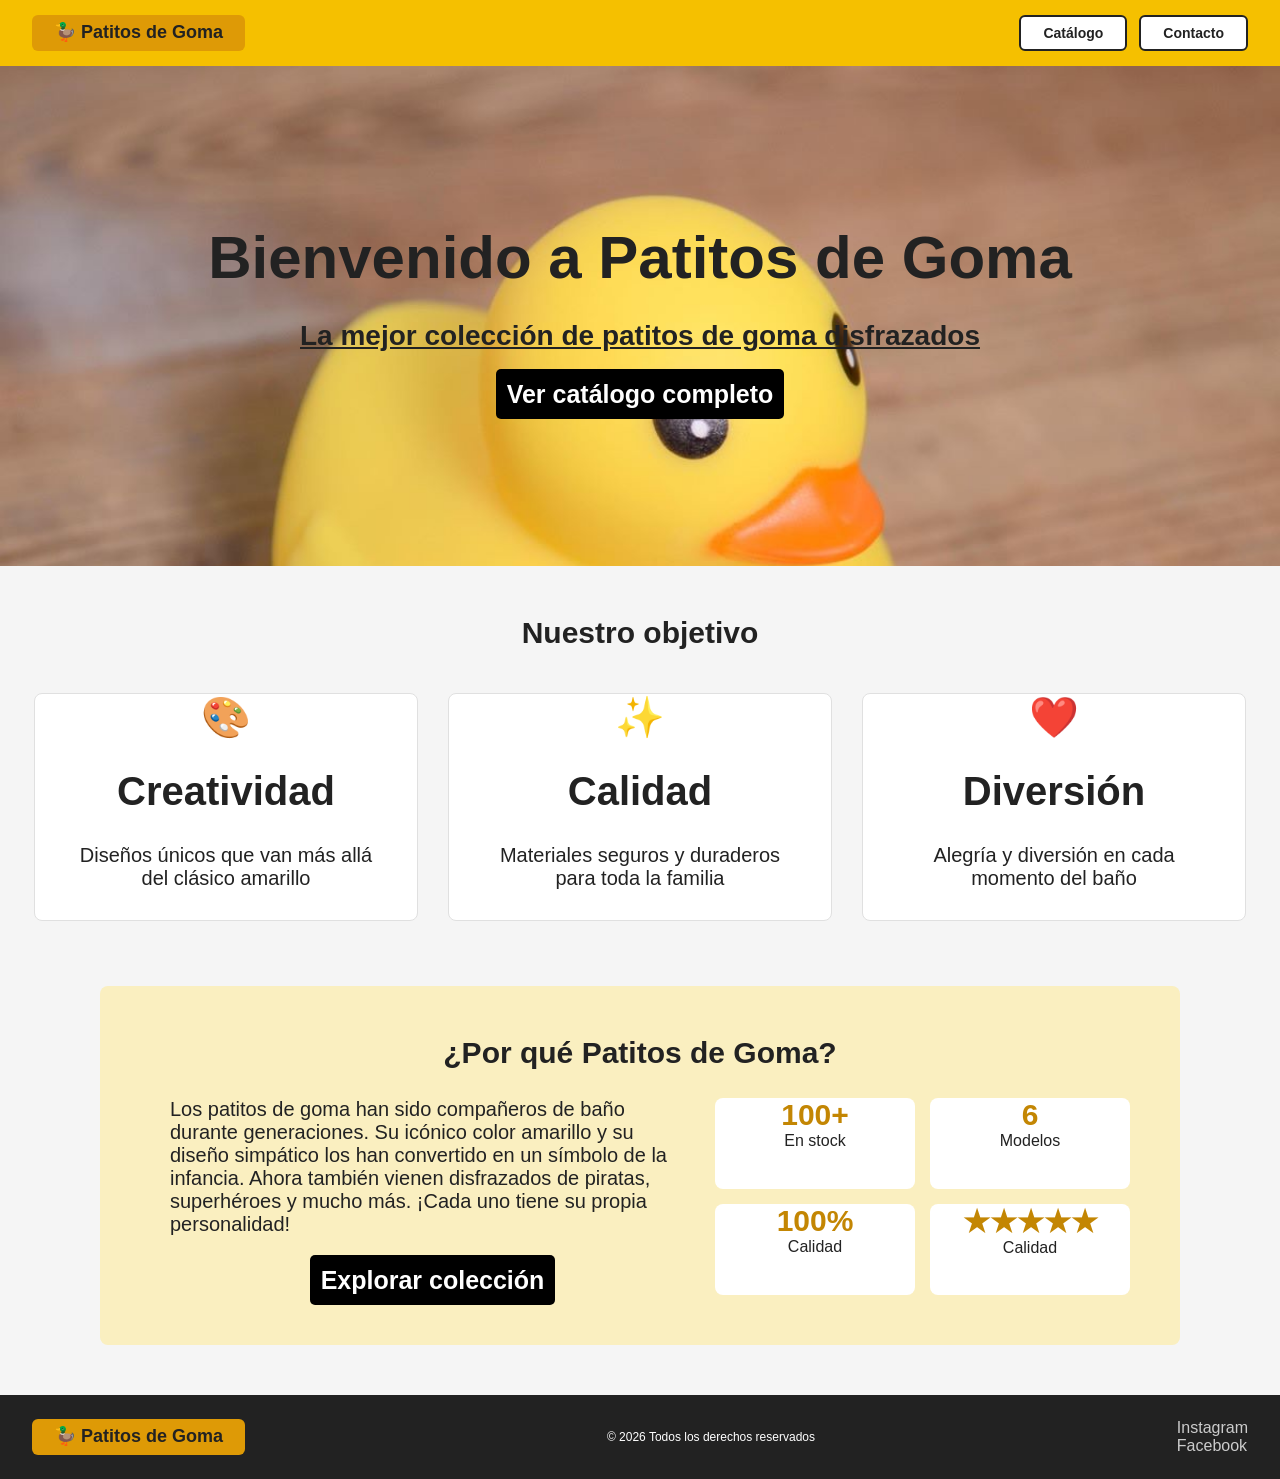
<file: html/index.html>
<!DOCTYPE html>
<html lang="es">
<head>
  <meta charset="UTF-8" />
  <title>Patitos de Goma - Tu tienda de confianza</title>
  <link rel="stylesheet" href="/css/style.css" />
</head>
<body>
    <header>
            <div class="home">
                <a href="/html/index.html">
                    <h1>
                    🦆 Patitos de Goma
                    </h1>
                </a>
            </div>
        <nav>
            <a href="/html/catalogo.html" class="boton-nav">
                Catálogo
            </a>
            <a href="/html/contacto.html" class="boton-nav">
                Contacto
            </a>
        </nav>
    </header>
    <main id="landing">
        <section class="inicio">
            <h1 class="title">
                Bienvenido a Patitos de Goma
            </h1>
            <h2 class="subtitle">
                La mejor colección de patitos de goma disfrazados
            </h2>
            <a class="boton1" href="/html/catalogo.html">
                Ver catálogo completo
            </a>
        </section>
        <section id="objetivo">
            <h1 class="title2">
                Nuestro objetivo
            </h1>
            <div class="objetivos-contenedor">
                <div class="objetivos">
                    <h1 class="emoji">
                        🎨
                    </h1>
                    <h1>
                        Creatividad
                    </h1>
                    <p>
                        Diseños únicos que van más allá del clásico amarillo
                    </p>
                </div>
                <div class="objetivos">
                    <h1 class="emoji">
                        ✨
                    </h1>
                    <h1>
                        Calidad
                    </h1>
                    <p>
                        Materiales seguros y duraderos para toda la familia
                    </p>
                </div>
                <div class="objetivos">
                    <h1 class="emoji">
                        ❤️
                    </h1>
                    <h1>
                        Diversión
                    </h1>
                    <p>
                        Alegría y diversión en cada momento del baño
                    </p>
                </div>
            </div>
        </section>
        <section class="porque">
            <h1 class="title2">
                ¿Por qué Patitos de Goma?
            </h1>
            <div class="porque-contenedor">
                <div class="porque-texto">
                    <p>
                        Los patitos de goma han sido compañeros de baño durante generaciones. Su icónico color amarillo y su diseño simpático los han convertido en un símbolo de la infancia. Ahora también vienen disfrazados de piratas, superhéroes y mucho más. ¡Cada uno tiene su propia personalidad!
                    </p>
                    <a class="boton1" href="/html/catalogo.html">
                        Explorar colección
                    </a>
                </div>
                <div class="porque-numeros">
                    <div class="numeros-contenedor">
                        <h1 class="numeros">
                            100+
                        </h1>
                        <p>
                            En stock
                        </p>
                    </div>
                    <div class="numeros-contenedor">
                        <h1 class="numeros">
                            6
                        </h1>
                        <p>
                            Modelos
                        </p>
                    </div>
                    <div class="numeros-contenedor">
                        <h1 class="numeros">
                            100%
                        </h1>
                        <p>
                            Calidad
                        </p>
                    </div>
                    <div class="numeros-contenedor">
                        <h1 class="numeros">
                            ★★★★★
                        </h1>
                        <p>
                            Calidad
                        </p>
                    </div>
                </div>
            </div>
        </section>
    </main>
    <footer>
        <div href="#" class="home">
            <a href="/html/index.html">
                <h1>
                    🦆 Patitos de Goma
                </h1>
            </a>
        </div>
        <p>
            © 2026 Todos los derechos reservados
        </p>
        <div>
            <a href="#" aria-label="Instagram" class="boton-nav">
                Instagram
            </a>
            <a href="#" aria-label="Facebook" class="boton-nav">
                Facebook
            </a>
        </div>
    </footer>
</body>
</file>
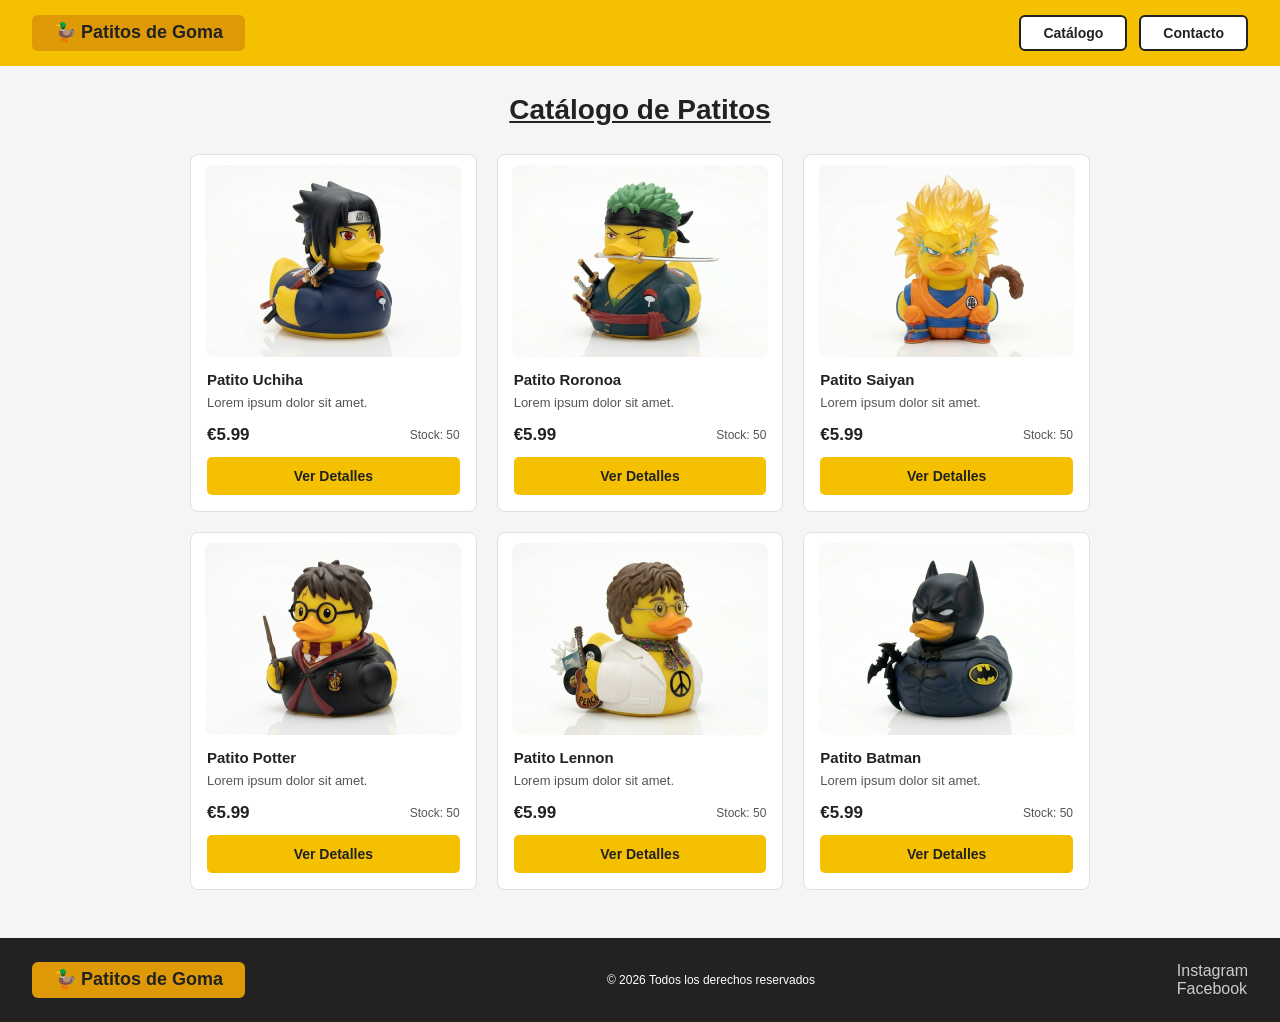
<file: html/catalogo.html>
<!DOCTYPE html>
<html lang="es">
<head>
  <meta charset="UTF-8" />
  <title>Patitos de Goma - Tu tienda de confianza</title>
  <link rel="stylesheet" href="/css/style.css" />
</head>
<body>
    <header>
            <div class="home">
                <a href="/html/index.html">
                    <h1>
                    🦆 Patitos de Goma
                    </h1>
                </a>
            </div>
        <nav>
            <a href="/html/catalogo.html" class="boton-nav">
                Catálogo
            </a>
            <a href="/html/contacto.html" class="boton-nav">
                Contacto
            </a>
        </nav>
    </header>
    <main>
        <h2>Catálogo de Patitos</h2>
        <div class="catalogo">
            <div class="tarjeta">
                    <img src="/assets/imgs/uchiha.jpeg">
                <div class="tarjeta-texto">
                    <h3>
                        Patito Uchiha
                    </h3>
                    <p>
                        Lorem ipsum dolor sit amet.
                    </p>
                    <div class="tarjeta-meta">
                        <span class="tarjeta-precio">
                            €5.99
                        </span>
                        <span class="tarjeta-stock">
                            Stock: 50
                        </span>
                    </div>
                        <a href="/html/detalle.html" class="detalles">
                            Ver Detalles
                        </a>
                    </div>
            </div>
            <div class="tarjeta">
                    <img src="/assets/imgs/roronoa.jpeg">
                <div class="tarjeta-texto">
                    <h3>
                        Patito Roronoa
                    </h3>
                    <p>
                        Lorem ipsum dolor sit amet.
                    </p>
                    <div class="tarjeta-meta">
                        <span class="tarjeta-precio">
                            €5.99
                        </span>
                        <span class="tarjeta-stock">
                            Stock: 50
                        </span>
                    </div>
                        <a href="/html/detalle.html" class="detalles">
                            Ver Detalles
                        </a>
                    </div>
            </div>
            <div class="tarjeta">
                    <img src="/assets/imgs/saiyan.jpeg">
                <div class="tarjeta-texto">
                    <h3>
                        Patito Saiyan
                    </h3>
                    <p>
                        Lorem ipsum dolor sit amet.
                    </p>
                    <div class="tarjeta-meta">
                        <span class="tarjeta-precio">
                            €5.99
                        </span>
                        <span class="tarjeta-stock">
                            Stock: 50
                        </span>
                    </div>
                        <a href="/html/detalle.html" class="detalles">
                            Ver Detalles
                        </a>
                    </div>
            </div>
            <div class="tarjeta">
                    <img src="/assets/imgs/potter.jpeg">
                <div class="tarjeta-texto">
                    <h3>
                        Patito Potter
                    </h3>
                    <p>
                        Lorem ipsum dolor sit amet.
                    </p>
                    <div class="tarjeta-meta">
                        <span class="tarjeta-precio">
                            €5.99
                        </span>
                        <span class="tarjeta-stock">
                            Stock: 50
                        </span>
                    </div>
                        <a href="/html/detalle.html" class="detalles">
                            Ver Detalles
                        </a>
                    </div>
            </div>
            <div class="tarjeta">
                    <img src="/assets/imgs/lennon.jpeg">
                <div class="tarjeta-texto">
                    <h3>
                        Patito Lennon
                    </h3>
                    <p>
                        Lorem ipsum dolor sit amet.
                    </p>
                    <div class="tarjeta-meta">
                        <span class="tarjeta-precio">
                            €5.99
                        </span>
                        <span class="tarjeta-stock">
                            Stock: 50
                        </span>
                    </div>
                        <a href="/html/detalle.html" class="detalles">
                            Ver Detalles
                        </a>
                    </div>
            </div>
            <div class="tarjeta">
                    <img src="/assets/imgs/batman.jpeg">
                <div class="tarjeta-texto">
                    <h3>
                        Patito Batman
                    </h3>
                    <p>
                        Lorem ipsum dolor sit amet.
                    </p>
                    <div class="tarjeta-meta">
                        <span class="tarjeta-precio">
                            €5.99
                        </span>
                        <span class="tarjeta-stock">
                            Stock: 50
                        </span>
                    </div>
                        <a href="/html/detalle.html" class="detalles">
                            Ver Detalles
                        </a>
                    </div>
            </div>
    </main>
    <footer>
        <div href="#" class="home">
            <a href="/html/index.html">
                <h1>
                    🦆 Patitos de Goma
                </h1>
            </a>
        </div>
        <p>
            © 2026 Todos los derechos reservados
        </p>
        <div>
            <a href="#" aria-label="Instagram" class="boton-nav">
                Instagram
            </a>
            <a href="#" aria-label="Facebook" class="boton-nav">
                Facebook
            </a>
        </div>
    </footer>
</body>
</file>
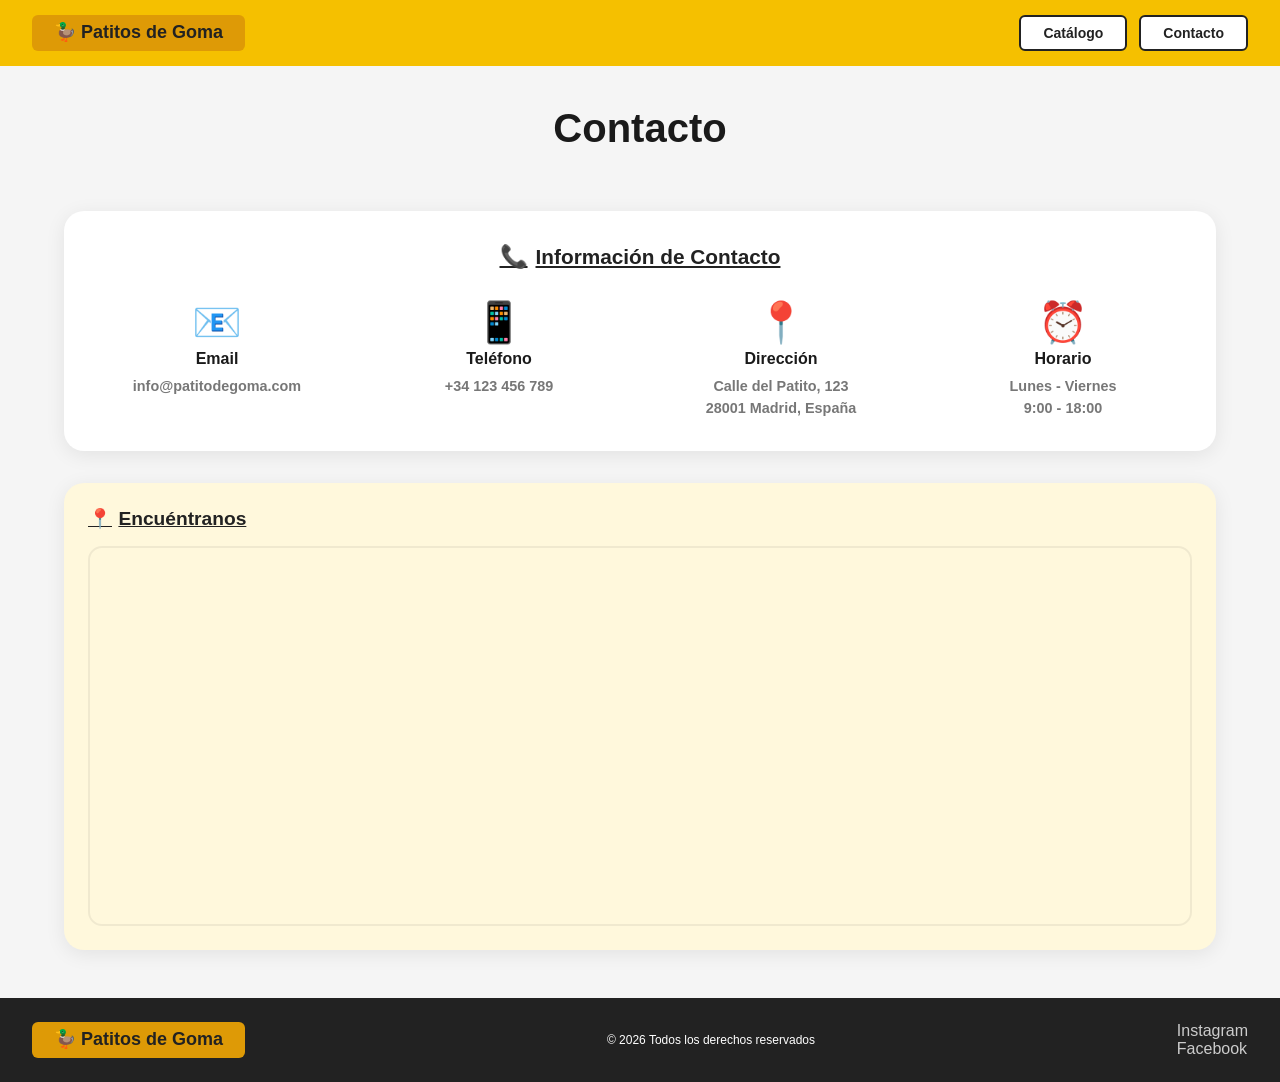
<file: html/contacto.html>
<!DOCTYPE html>
<html lang="es">
<head>
  <meta charset="UTF-8" />
  <title>Patitos de Goma - Tu tienda de confianza</title>
  <link rel="stylesheet" href="/css/style.css" />
</head>
<body>
    <header>
            <div class="home">
                <a href="/html/index.html">
                    <h1>
                    🦆 Patitos de Goma
                    </h1>
                </a>
            </div>
        <nav>
            <a href="/html/catalogo.html" class="boton-nav">
                Catálogo
            </a>
            <a href="/html/contacto.html" class="boton-nav">
                Contacto
            </a>
        </nav>
    </header>
    <main class="main">
        <h1 class="page-title">Contacto</h1>
        <section class="info-card">
            <h2 class="info-card__heading">
                <span class="info-card__icon">📞</span>
                Información de Contacto
            </h2>
            <div class="info-grid">
                <div class="info-item">
                <span class="info-item__emoji">📧</span>
                <h3 class="info-item__label">Email</h3>
                <p class="info-item__value">info@patitodegoma.com</p>
                </div>

                <div class="info-item">
                <span class="info-item__emoji">📱</span>
                <h3 class="info-item__label">Teléfono</h3>
                <p class="info-item__value">+34 123 456 789</p>
                </div>

                <div class="info-item">
                <span class="info-item__emoji">📍</span>
                <h3 class="info-item__label">Dirección</h3>
                <p class="info-item__value">Calle del Patito, 123<br>28001 Madrid, España</p>
                </div>

                <div class="info-item">
                <span class="info-item__emoji">⏰</span>
                <h3 class="info-item__label">Horario</h3>
                <p class="info-item__value">Lunes - Viernes<br>9:00 - 18:00</p>
                </div>
            </div>
        </section>
        <section class="map-section">
            <h2 class="map-section__heading">
                <span>📍</span> Encuéntranos
            </h2>
            <div class="map-wrapper">
                <iframe
                title="Ubicación Patitos de Goma"
                src="https://www.google.com/maps/embed?pb=!1m18!1m12!1m3!1d3036.4!2d-3.6826!3d40.4168!2m3!1f0!2f0!3f0!3m2!1i1024!2i768!4f13.1!3m3!1m2!1s0xd42287d3a7ac4f7%3A0x1c50b8e21b23cf28!2sMadrid%2C%20España!5e0!3m2!1ses!2ses!4v1700000000000"
                width="100%"
                height="100%"
                style="border:0;"
                allowfullscreen=""
                loading="lazy"
                referrerpolicy="no-referrer-when-downgrade">
                </iframe>
            </div>
        </section>
    </main>
    <footer>
        <div href="#" class="home">
            <a href="/html/index.html">
                <h1>
                    🦆 Patitos de Goma
                </h1>
            </a>
        </div>
        <p>
            © 2026 Todos los derechos reservados
        </p>
        <div>
            <a href="#" aria-label="Instagram" class="boton-nav">
                Instagram
            </a>
            <a href="#" aria-label="Facebook" class="boton-nav">
                Facebook
            </a>
        </div>
    </footer>
</body>
</file>
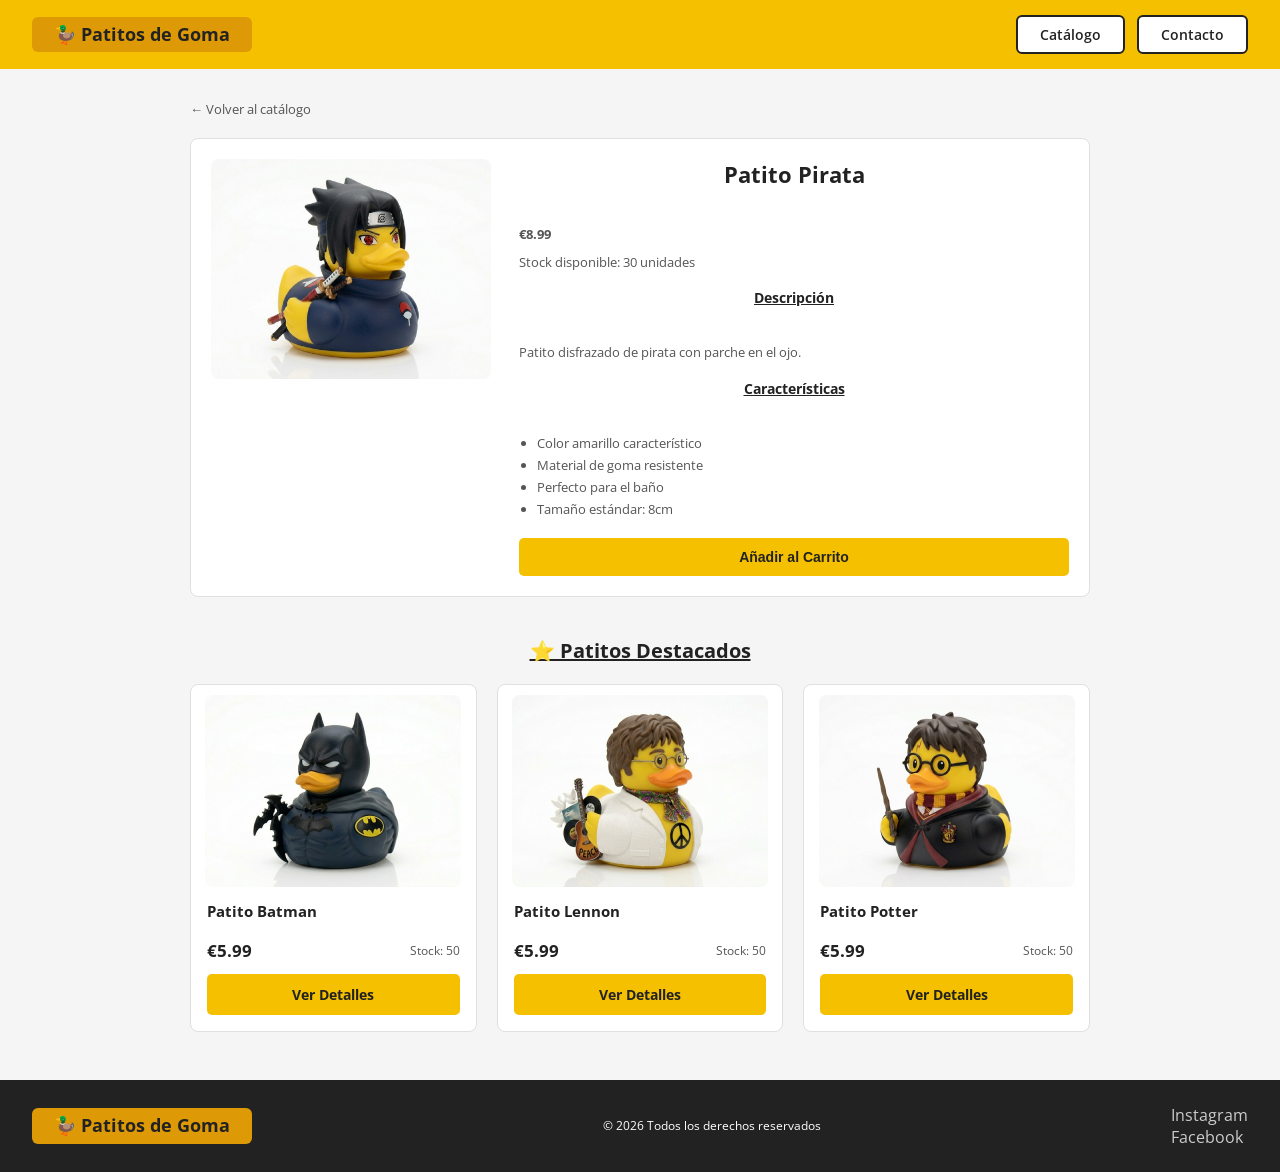
<file: html/detalle.html>
<!DOCTYPE html>
<html lang="es">
<head>
  <meta charset="UTF-8" />
  <meta name="viewport" content="width=device-width, initial-scale=1.0"/>
  <title>Patito Pirata – Patitos de Goma</title>
  <link href="https://fonts.googleapis.com/css2?family=Open+Sans:wght@400;600;700&display=swap" rel="stylesheet"/>
  <link rel="stylesheet" href="/css/style.css">
</head>
<body>
<header>
            <div class="home">
                <a href="/html/index.html">
                    <h1>
                    🦆 Patitos de Goma
                    </h1>
                </a>
            </div>
        <nav>
            <a href="/html/catalogo.html" class="boton-nav">
                Catálogo
            </a>
            <a href="/html/contacto.html" class="boton-nav">
                Contacto
            </a>
        </nav>
    </header>
  <main>

    <a href="/html/catalogo.html" class="back-link">← Volver al catálogo</a>

    <section class="producto">
      <img src="/assets/imgs/uchiha.jpeg" alt="Patito Pirata" />
      <div class="producto-info">
        <h1>Patito Pirata</h1>
        <p class="producto-precio">€8.99</p>
        <p class="producto-stock">Stock disponible: 30 unidades</p>

        <h2>Descripción</h2>
        <p>Patito disfrazado de pirata con parche en el ojo.</p>

        <h2>Características</h2>
        <ul>
          <li>Color amarillo característico</li>
          <li>Material de goma resistente</li>
          <li>Perfecto para el baño</li>
          <li>Tamaño estándar: 8cm</li>
        </ul>

        <button class="btn-carrito">Añadir al Carrito</button>
      </div>
    </section>

    <section class="destacados">
      <h2>⭐ Patitos Destacados</h2>
      <div class="catalogo">

        <div class="tarjeta">
          <img src="/assets/imgs/batman.jpeg" alt="Patito Batman"/>
          <div class="tarjeta-texto">
            <h3>Patito Batman</h3>
            <div class="tarjeta-meta">
              <span class="tarjeta-precio">€5.99</span>
              <span class="tarjeta-stock">Stock: 50</span>
            </div>
            <a href="#" class="detalles">Ver Detalles</a>
          </div>
        </div>

        <div class="tarjeta">
          <img src="/assets/imgs/lennon.jpeg" alt="Patito Lennon"/>
          <div class="tarjeta-texto">
            <h3>Patito Lennon</h3>
            <div class="tarjeta-meta">
              <span class="tarjeta-precio">€5.99</span>
              <span class="tarjeta-stock">Stock: 50</span>
            </div>
            <a href="#" class="detalles">Ver Detalles</a>
          </div>
        </div>

        <div class="tarjeta">
          <img src="/assets/imgs/potter.jpeg" alt="Patito Potter"/>
          <div class="tarjeta-texto">
            <h3>Patito Potter</h3>
            <div class="tarjeta-meta">
              <span class="tarjeta-precio">€5.99</span>
              <span class="tarjeta-stock">Stock: 50</span>
            </div>
            <a href="#" class="detalles">Ver Detalles</a>
          </div>
        </div>

      </div>
    </section>

  </main>

  <footer>
        <div href="#" class="home">
            <a href="/html/index.html">
                <h1>
                    🦆 Patitos de Goma
                </h1>
            </a>
        </div>
        <p>
            © 2026 Todos los derechos reservados
        </p>
        <div>
            <a href="#" aria-label="Instagram" class="boton-nav">
                Instagram
            </a>
            <a href="#" aria-label="Facebook" class="boton-nav">
                Facebook
            </a>
        </div>
    </footer>
</body>
</html>
</file>
<file: css/style.css>
body {
  font-family: 'Open Sans', sans-serif;
  background: #f5f5f5;
  color: #222;
}

.landingpage {
  margin: 0px;
}

header {
  background: #f5c000;
  display: flex;
  align-items: center;
  justify-content: space-between;
  padding: 10px 32px;
}

/*.home {
  width: 54px;
  height: 54px;
  border-radius: 50%;
  background: #c98a00;
  display: flex;
  align-items: center;
  justify-content: center;
  font-size: 28px;
  flex-shrink: 0;
}*/

.home a {
  display: inline-block;
  padding: 8px 22px;
  border-radius: 6px;
  background: #de9a06;
  color: #222;
  text-decoration: none;
  font-size: 14px;
  font-weight: 600;
  transition: background 0.15s;
}

.home a:hover {
  background: #c38603;
}

.home h1 {
  font-size: 18px;
  font-weight: 700;
  color: #222;
  line-height: 1.1;
}

.home p {
  font-size: 12px;
  color: #444;
}

nav {
  display: flex;
  gap: 8px;
}

nav a {
  display: inline-block;
  padding: 8px 22px;
  border: 2px solid #222;
  border-radius: 6px;
  background: #fff;
  color: #222;
  text-decoration: none;
  font-size: 14px;
  font-weight: 600;
  transition: background 0.15s;
}

nav a:hover {
  background: #f0f0f0;
}

footer {
  background: #222;
  color: #fff;
  padding: 1.4rem 2rem;
  display: flex;
  align-items: center;
  justify-content: space-between;
  gap: 1rem;
  flex-wrap: wrap;
}

.footer-social svg {
  width: 24px;
  height: 24px;
  fill: currentColor;
}

footer p {
  font-size: 12px;
  color: #fff;
}

footer a {
  color: #ccc;
  text-decoration: none;
  display: flex;
  align-items: center;
  transition: color 0.15s;
}

footer a:hover { color: #fff; }

.footer-social svg {
  width: 24px;
  height: 24px;
  fill: currentColor;
}

main {
  margin: 0 auto;
  padding: 36px 20px 48px;
}

main h1 {
  text-align: center;
  font-size: 60px;
  font-weight: 700;
  margin-bottom: 28px;
}

main h2 {
  text-align: center;
  font-size: 28px;
  font-weight: 700;
  margin-bottom: 28px;
  text-decoration: underline;
}

#landing {
  padding: 0px;
  margin: 0px;
  min-width: 100%;
  padding: 0px;
}

.inicio {
  width: 100%;
  height: 500px;
  margin: 0px;
  background-image: url(/assets/imgs/patodegoma.jpg);
  background-repeat: no-repeat;
  background-size: 100%;
  align-content: center;
  text-align: center;
}

.boton1 {
  width: 100%;
  padding: 11px;
  background: #000000;
  border: none;
  border-radius: 5px;
  font-size: 25px;
  font-weight: 700;
  color: #ffffff;
  text-align: center;
  cursor: pointer;
  text-decoration: none;
  transition: background 0.15s;
  margin: auto;
}

.boton1:hover {
  background: #353535;
}

.objetivos-contenedor {
  display: flex;
  justify-content: center;
}

.objetivos {
  background: #fff;
  border: 1px solid #e0e0e0;
  border-radius: 8px;
  overflow: hidden;
  text-align: center;
  max-width: 30%;
  margin: 15px;
}

.objetivos h1 {
  font-size: 40px;
}

.objetivos p {
  font-size: 20px;
  margin: 30px;
}

.emoji {
  font-size: 100px;
}

.porque {
  background: #faefc0;
  border-radius: 8px;
  text-align: center;
  margin-left: 100px;
  margin-right: 100px;
  padding: 20px;
  margin-bottom: 50px;
  margin-top: 50px;
  padding: 50px;
}

.porque h1 {
  margin-top: 0px;
}

.porque-contenedor {
  display: flex;
}

.porque-texto {
  margin-left: 20px;
  margin-right: 20px;
}

.porque-texto p {
  font-size: 20px;
  text-align: left;
  margin-bottom: 30px;
}

.porque-numeros {
  display: grid;
  text-align: center;
  justify-content: center;
  grid-template-columns: repeat(2, 1fr);
  gap: 15px;
}

.numeros-contenedor {
  background-color: white;
  border-radius: 8px;
  min-width: 200px;
}

.numeros {
  font-size: 30px;
  color: #c38603;
  margin: 0px;
}

.title2 {
  font-size: 30px;
  margin-top: 50px;
}

.catalogo {
  display: grid;
  grid-template-columns: repeat(3, 1fr);
  gap: 20px;
}

.tarjeta {
  background: #fff;
  border: 1px solid #e0e0e0;
  border-radius: 8px;
  display: flex;
  flex-direction: column;
  text-align: justify;
}

.tarjeta img {
  width: 90%;
  justify-self: center;
  border-radius: 8px;
  margin-top: 10px;
  display: block;
  align-self: center;
}

.tarjeta-texto {
  padding: 14px 16px 16px;
  display: flex;
  flex-direction: column;
  flex: 1;
}

.tarjeta-texto h3 {
  font-size: 15px;
  font-weight: 700;
  margin-bottom: 6px;
}

.tarjeta-texto p {
  font-size: 13px;
  color: #555;
  line-height: 1.45;
  flex: 1;
}

.tarjeta-meta {
  display: flex;
  justify-content: space-between;
  align-items: center;
  margin-top: 12px;
  margin-bottom: 12px;
}

.tarjeta-precio {
  font-size: 17px;
  font-weight: 700;
  color: #222;
}

.tarjeta-stock {
  font-size: 12px;
  color: #555;
}

.detalles {
  display: block;
  width: 100%;
  padding: 11px 0;
  background: #f5c000;
  border: none;
  border-radius: 5px;
  font-size: 14px;
  font-weight: 700;
  color: #222;
  text-align: center;
  cursor: pointer;
  text-decoration: none;
  transition: background 0.15s;
}

.detalles:hover {
  background: #e0aa00;
}

@media (max-width: 600px) {
    .catalogo {
  display: grid;
  grid-template-columns: repeat(1, 1fr);
  gap: 20px;
}
}

/* CONTACTO IKER */

/* ============================
   VARIABLES & RESET
   ============================ */
:root {
  --yellow:       #F5C200;
  --yellow-dark:  #E0AF00;
  --yellow-light: #FFF8DC;
  --white:        #ffffff;
  --gray-bg:      #f2f2f2;
  --gray-card:    #ffffff;
  --text-dark:    #1a1a1a;
  --text-mid:     #444444;
  --text-soft:    #777777;
  --footer-bg:    #1e2330;
  --footer-text:  #ffffff;
  --radius-sm:    8px;
  --radius-md:    14px;
  --radius-lg:    20px;
  --shadow-card:  0 4px 20px rgba(0,0,0,0.08);
  --font:         'Nunito', sans-serif;
  --nav-h:        70px;
}

*, *::before, *::after {
  box-sizing: border-box;
  margin: 0;
  padding: 0;
}

html {
  scroll-behavior: smooth;
}

body {
  font-family: var(--font);
  background: var(--gray-bg);
  color: var(--text-dark);
  min-height: 100vh;
  display: flex;
  flex-direction: column;
}

img {
  max-width: 100%;
  display: block;
}

/* ============================
   NAVBAR
   ============================ */
.navbar {
  position: sticky;
  top: 0;
  z-index: 100;
  display: flex;
  align-items: center;
  gap: 1rem;
  background: var(--yellow);
  padding: 0 2rem;
  height: var(--nav-h);
  box-shadow: 0 2px 8px rgba(0,0,0,0.12);
}

/* Brand */
.navbar__brand {
  display: flex;
  align-items: center;
  gap: 0.75rem;
  flex: 1;
  min-width: 0;
}

.navbar__logo {
  position: relative;
  width: 48px;
  height: 48px;
  border-radius: 50%;
  overflow: hidden;
  background: var(--white);
  flex-shrink: 0;
  display: flex;
  align-items: center;
  justify-content: center;
}

.navbar__logo img {
  width: 100%;
  height: 100%;
  object-fit: cover;
}

.navbar__logo-emoji {
  font-size: 1.8rem;
  line-height: 1;
  /* shown as fallback when image loads */
}

.navbar__logo img + .navbar__logo-emoji {
  display: none;
}

.navbar__title {
  display: flex;
  flex-direction: column;
  min-width: 0;
}

.navbar__name {
  font-size: 1.2rem;
  font-weight: 800;
  color: var(--text-dark);
  white-space: nowrap;
  overflow: hidden;
  text-overflow: ellipsis;
}

.navbar__tagline {
  font-size: 0.75rem;
  font-weight: 600;
  color: var(--text-mid);
}

/* Nav links */
.navbar__nav {
  display: flex;
  align-items: center;
  gap: 0.5rem;
}

.navbar__link {
  text-decoration: none;
  font-weight: 700;
  font-size: 0.95rem;
  color: var(--text-dark);
  background: var(--white);
  border: 2px solid var(--white);
  border-radius: var(--radius-sm);
  padding: 0.45rem 1.1rem;
  transition: background 0.2s, color 0.2s, border-color 0.2s;
  white-space: nowrap;
}

.navbar__link:hover {
  background: var(--yellow-dark);
  border-color: var(--yellow-dark);
  color: var(--white);
}

.navbar__link--active {
  background: var(--text-dark);
  color: var(--white);
  border-color: var(--text-dark);
}

/* Hamburger (hidden on desktop) */
.nav-toggle {
  display: none;
}

.nav-hamburger {
  display: none;
  flex-direction: column;
  justify-content: center;
  gap: 5px;
  cursor: pointer;
  padding: 6px;
  flex-shrink: 0;
}

.nav-hamburger span {
  display: block;
  width: 24px;
  height: 2.5px;
  background: var(--text-dark);
  border-radius: 2px;
  transition: transform 0.3s, opacity 0.3s;
}

/* ============================
   MAIN
   ============================ */
.main {
  flex: 1;
  width: 100%;
  max-width: 1200px;
  margin: 0 auto;
  padding: 2.5rem 1.5rem 3rem;
  display: flex;
  flex-direction: column;
  gap: 2rem;
}

/* Page title */
.page-title {
  font-size: clamp(1.8rem, 4vw, 2.5rem);
  font-weight: 800;
  text-align: center;
  color: var(--text-dark);
}

/* ============================
   INFO CARD
   ============================ */
.info-card {
  background: var(--gray-card);
  border-radius: var(--radius-lg);
  box-shadow: var(--shadow-card);
  padding: 2rem 1.5rem;
}

.info-card__heading {
  font-size: 1.3rem;
  font-weight: 800;
  text-align: center;
  margin-bottom: 2rem;
  display: flex;
  align-items: center;
  justify-content: center;
  gap: 0.5rem;
}

.info-card__icon {
  font-size: 1.4rem;
}

/* Info grid — 4 columns on desktop */
.info-grid {
  display: grid;
  grid-template-columns: repeat(4, 1fr);
  gap: 1.5rem;
}

.info-item {
  display: flex;
  flex-direction: column;
  align-items: center;
  text-align: center;
  gap: 0.5rem;
}

.info-item__emoji {
  font-size: 2.5rem;
  line-height: 1;
}

.info-item__label {
  font-size: 1rem;
  font-weight: 700;
  color: var(--text-dark);
}

.info-item__value {
  font-size: 0.9rem;
  font-weight: 600;
  color: var(--text-soft);
  line-height: 1.5;
}

/* ============================
   MAP SECTION
   ============================ */
.map-section {
  background: var(--yellow-light);
  border-radius: var(--radius-lg);
  box-shadow: var(--shadow-card);
  padding: 1.5rem;
}

.map-section__heading {
  font-size: 1.2rem;
  font-weight: 800;
  margin-bottom: 1rem;
  display: flex;
  align-items: center;
  gap: 0.4rem;
}

.map-wrapper {
  width: 100%;
  height: 380px;
  border-radius: var(--radius-md);
  overflow: hidden;
  border: 2px solid rgba(0,0,0,0.06);
}

.map-wrapper iframe {
  width: 100%;
  height: 100%;
  border: none;
  display: block;
}

/* ============================
   FOOTER
   ============================ */
.footer {
  background: var(--footer-bg);
  color: var(--footer-text);
  padding: 1.4rem 2rem;
  display: flex;
  align-items: center;
  justify-content: space-between;
  gap: 1rem;
  flex-wrap: wrap;
}

.footer__brand {
  display: flex;
  align-items: center;
  gap: 0.75rem;
}

.footer__emoji {
  font-size: 2.2rem;
  background: var(--yellow);
  border-radius: 50%;
  width: 48px;
  height: 48px;
  display: flex;
  align-items: center;
  justify-content: center;
  flex-shrink: 0;
}

.footer__name {
  font-weight: 800;
  font-size: 1rem;
}

.footer__copy {
  font-size: 0.75rem;
  color: rgba(255,255,255,0.55);
}

.footer__social {
  display: flex;
  gap: 0.6rem;
}

.footer__social-link {
  display: flex;
  align-items: center;
  justify-content: center;
  width: 40px;
  height: 40px;
  border-radius: 50%;
  background: rgba(255,255,255,0.12);
  color: var(--white);
  font-size: 1.1rem;
  text-decoration: none;
  transition: background 0.2s, transform 0.2s;
}

.footer__social-link:hover {
  background: var(--yellow);
  color: var(--text-dark);
  transform: translateY(-2px);
}

/* ============================
   RESPONSIVE — TABLET (≤768px)
   ============================ */
@media (max-width: 768px) {

  /* Navbar: show hamburger, hide nav links by default */
  .nav-hamburger {
    display: flex;
  }

  .navbar__nav {
    display: none;
    position: absolute;
    top: var(--nav-h);
    left: 0;
    right: 0;
    background: var(--yellow);
    flex-direction: column;
    align-items: stretch;
    padding: 1rem 1.5rem 1.5rem;
    gap: 0.5rem;
    box-shadow: 0 6px 16px rgba(0,0,0,0.15);
    z-index: 99;
  }

  /* Toggle nav via checkbox */
  .nav-toggle:checked ~ .navbar__nav {
    display: flex;
  }

  /* Animate hamburger → X */
  .nav-toggle:checked ~ .nav-hamburger span:nth-child(1) {
    transform: translateY(7.5px) rotate(45deg);
  }
  .nav-toggle:checked ~ .nav-hamburger span:nth-child(2) {
    opacity: 0;
  }
  .nav-toggle:checked ~ .nav-hamburger span:nth-child(3) {
    transform: translateY(-7.5px) rotate(-45deg);
  }

  .navbar__link {
    text-align: center;
    padding: 0.65rem 1rem;
    font-size: 1rem;
  }

  /* Info grid: 2 columns */
  .info-grid {
    grid-template-columns: repeat(2, 1fr);
  }

  /* Map height */
  .map-wrapper {
    height: 300px;
  }

  /* Main padding */
  .main {
    padding: 2rem 1rem 2.5rem;
  }
}

/* ============================
   RESPONSIVE — MOBILE (≤480px)
   ============================ */
@media (max-width: 480px) {

  /* Brand: reduce size */
  .navbar {
    padding: 0 1rem;
  }

  .navbar__name {
    font-size: 1rem;
  }

  .navbar__tagline {
    display: none;
  }

  /* Info grid: 1 column */
  .info-grid {
    grid-template-columns: 1fr;
    gap: 1.8rem;
  }

  .info-item {
    flex-direction: row;
    text-align: left;
    gap: 1rem;
    align-items: flex-start;
  }

  .info-item__emoji {
    font-size: 2rem;
    flex-shrink: 0;
    margin-top: 2px;
  }

  /* Map */
  .map-wrapper {
    height: 240px;
  }

  /* Card padding */
  .info-card {
    padding: 1.5rem 1rem;
  }

  /* Footer */
  .footer {
    flex-direction: column;
    text-align: center;
    gap: 1rem;
    padding: 1.4rem 1rem;
  }

  .footer__brand {
    flex-direction: column;
    align-items: center;
  }
}

/* ========================
   RESET & BASE
   ======================== */
*, *::before, *::after {
  box-sizing: border-box;
  margin: 0;
  padding: 0;
}

body {
  font-family: 'Open Sans', sans-serif;
  background: #f5f5f5;
  color: #222;
  min-height: 100vh;
  display: flex;
  flex-direction: column;
}

/* ========================
   HEADER
   ======================== */
header {
  background: #f5c000;
  display: flex;
  align-items: center;
  justify-content: space-between;
  padding: 15px 32px;
}

.header-brand {
  text-decoration: none;
  color: #222;
  display: block;
}

.header-brand h1 {
  font-size: 18px;
  font-weight: 700;
  line-height: 1.2;
  display: flex;
  align-items: center;
  gap: 8px; /* Espacio entre el pato gigante y el texto */
}

/* Control del tamaño del patito al lado del título */
.pato-emoji {
  font-size: 26px; /* Ajusta este número si lo quieres aún más grande */
  display: inline-block;
  line-height: 1;
}

.header-brand p {
  font-size: 12px;
  color: #333;
  font-weight: 600;
  padding-left: 34px; /* Alinea el subtítulo saltándose el patito grande */
}

nav {
  display: flex;
  align-items: center;
  gap: 12px;
}

nav a {
  display: inline-block;
  padding: 8px 22px;
  border: 2px solid #222;
  border-radius: 6px;
  background: #fff;
  color: #222;
  text-decoration: none;
  font-size: 14px;
  font-weight: 600;
  transition: background 0.15s;
}

nav a:hover {
  background: #f0f0f0;
}

/* Icono del Carrito (Unificado con el estilo de tus botones) */
.btn-cart-icon {
  display: inline-flex;  /* Cambiado para centrar perfectamente la imagen dentro */
  align-items: center;
  justify-content: center;
  padding: 8px 18px;     /* Un pelín menos de padding lateral para compensar el ancho de la imagen */
  border: 2px solid #222;
  border-radius: 6px;
  background: #fff;
  text-decoration: none;
  transition: background 0.15s, transform 0.2s; /* Mantenemos tu efecto hover anterior */
  height: 39px;          /* Forzamos la misma altura exacta que tienen Catálogo y Contacto */
}

.btn-cart-icon:hover {
  background: #f0f0f0;   /* Mismo color de fondo hover que los otros botones */
  transform: scale(1.05); /* Efecto sutil de aumento */
}

.btn-cart-icon img {
  width: auto;
  height: 36px;          /* Ajuste de escala para que el icono se vea proporcionado y grande dentro del botón */
  object-fit: contain;
}

/* ========================
   MAIN
   ======================== */
main {
  flex: 1;
  max-width: 940px;
  width: 100%;
  margin: 0 auto;
  padding: 28px 20px 48px;
}

.back-link {
  display: inline-block;
  margin-bottom: 20px;
  font-size: 13px;
  color: #555;
  text-decoration: none;
}

.back-link:hover {
  color: #222;
}

/* ========================
   PRODUCTO DETALLE
   ======================== */
.producto {
  background: #fff;
  border: 1px solid #e0e0e0;
  border-radius: 8px;
  overflow: hidden;
  display: flex;
  gap: 28px;
  padding: 20px;
  margin-bottom: 40px;
}

.producto img {
  width: 280px;
  height: 220px;
  object-fit: cover;
  border-radius: 8px;
  flex-shrink: 0;
}

.producto-info {
  display: flex;
  flex-direction: column;
  gap: 8px;
  flex: 1;
}

.producto-info h1 {
  font-size: 22px;
  font-weight: 700;
}

.producto-precio {
  font-size: 20px;
  font-weight: 700;
  color: #e0aa00;
}

.producto-stock {
  font-size: 12px;
  color: #555;
}

.producto-info h2 {
  font-size: 14px;
  font-weight: 700;
  margin-top: 8px;
}

.producto-info p {
  font-size: 13px;
  color: #555;
  line-height: 1.5;
}

.producto-info ul {
  list-style: disc;
  padding-left: 18px;
  display: flex;
  flex-direction: column;
  gap: 4px;
}

.producto-info li {
  font-size: 13px;
  color: #555;
}

.btn-carrito {
  margin-top: 12px;
  display: block;
  width: 100%;
  padding: 11px 0;
  background: #f5c000;
  border: none;
  border-radius: 5px;
  font-size: 14px;
  font-weight: 700;
  color: #222;
  text-align: center;
  cursor: pointer;
  transition: background 0.15s;
}

.btn-carrito:hover {
  background: #e0aa00;
}

/* ========================
   DESTACADOS (3 Columnas fijas)
   ======================== */
.destacados h2 {
  text-align: center;
  font-size: 20px;
  font-weight: 700;
  margin-bottom: 20px;
}

.catalogo {
  display: grid;
  grid-template-columns: repeat(3, 1fr);
  gap: 20px;
}

.tarjeta {
  background: #fff;
  border: 1px solid #e0e0e0;
  border-radius: 8px;
  overflow: hidden;
  display: flex;
  flex-direction: column;
}

.tarjeta img {
  width: 90%;
  border-radius: 8px;
  margin-top: 10px;
  display: block;
  align-self: center;
  aspect-ratio: 4/3;
  object-fit: cover;
}

.tarjeta-texto {
  padding: 14px 16px 16px;
  display: flex;
  flex-direction: column;
  flex: 1;
}

.tarjeta-texto h3 {
  font-size: 15px;
  font-weight: 700;
  margin-bottom: 6px;
}

.tarjeta-meta {
  display: flex;
  justify-content: space-between;
  align-items: center;
  margin-top: 12px;
  margin-bottom: 12px;
}

.tarjeta-precio {
  font-size: 17px;
  font-weight: 700;
  color: #222;
}

.tarjeta-stock {
  font-size: 12px;
  color: #555;
}

.detalles {
  display: block;
  width: 100%;
  padding: 11px 0;
  background: #f5c000;
  border: none;
  border-radius: 5px;
  font-size: 14px;
  font-weight: 700;
  color: #222;
  text-align: center;
  cursor: pointer;
  text-decoration: none;
  transition: background 0.15s;
}

.detalles:hover {
  background: #e0aa00;
}

/* ========================
   FOOTER
   ======================== */
footer {
  background: #222;
  color: #fff;
  padding: 1.5rem 2rem;
  display: flex;
  align-items: center;
  justify-content: space-between;
  gap: 1rem;
  flex-wrap: wrap;
  margin-top: auto;
}

.footer-brand h1 {
  font-size: 16px;
  color: #fff;
  margin-bottom: 2px;
  display: flex;
  align-items: center;
  gap: 6px;
}

.footer-brand p {
  font-size: 12px;
  color: #ccc;
  padding-left: 28px; /* Alineación del subtítulo del footer con su patito gigante */
}

.copyright {
  font-size: 12px;
  color: #aaa;
}

.footer-social {
  display: flex;
  gap: 14px;
  align-items: center;
}

.footer-social a {
  display: flex;
  align-items: center;
  justify-content: center;
  transition: transform 0.2s;
}

.footer-social a:hover {
  transform: scale(1.15);
}

.footer-social img {
  width: 24px;
  height: 24px;
  object-fit: contain;
  filter: invert(1);
}

/* ========================
   RESPONSIVE
   ======================== */
@media (max-width: 700px) {
  header {
    flex-wrap: wrap;
    gap: 12px;
    padding: 15px 16px;
    justify-content: center;
    text-align: center;
  }
  
  .header-brand h1 {
    justify-content: center;
  }

  .header-brand p {
    padding-left: 0;
  }

  nav {
    width: 100%;
    justify-content: center;
  }

  .producto {
    flex-direction: column;
  }

  .producto img {
    width: 100%;
    height: 200px;
  }

  .catalogo {
    grid-template-columns: 1fr;
  }

  footer {
    flex-direction: column;
    text-align: center;
    gap: 1.5rem;
  }
  
  .footer-brand h1 {
    justify-content: center;
  }
  
  .footer-brand p {
    padding-left: 0;
  }
}
</file>
